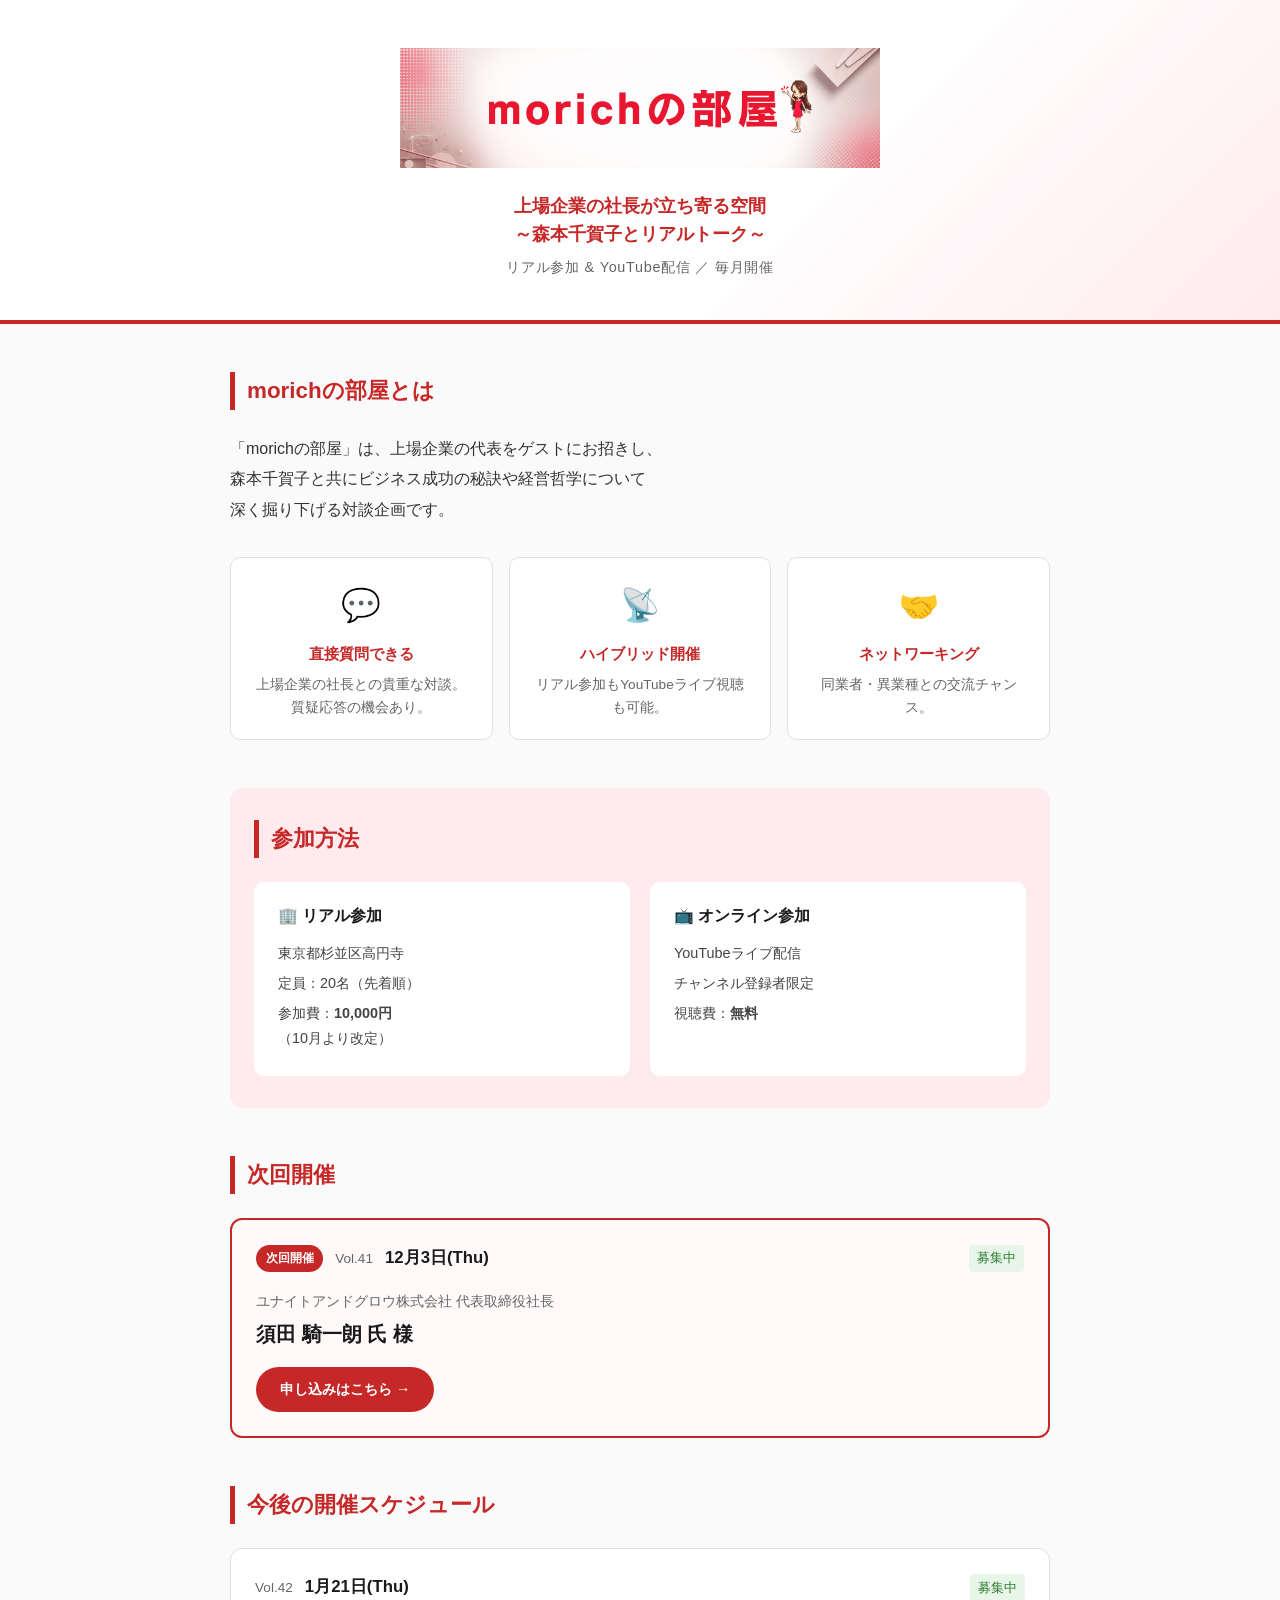
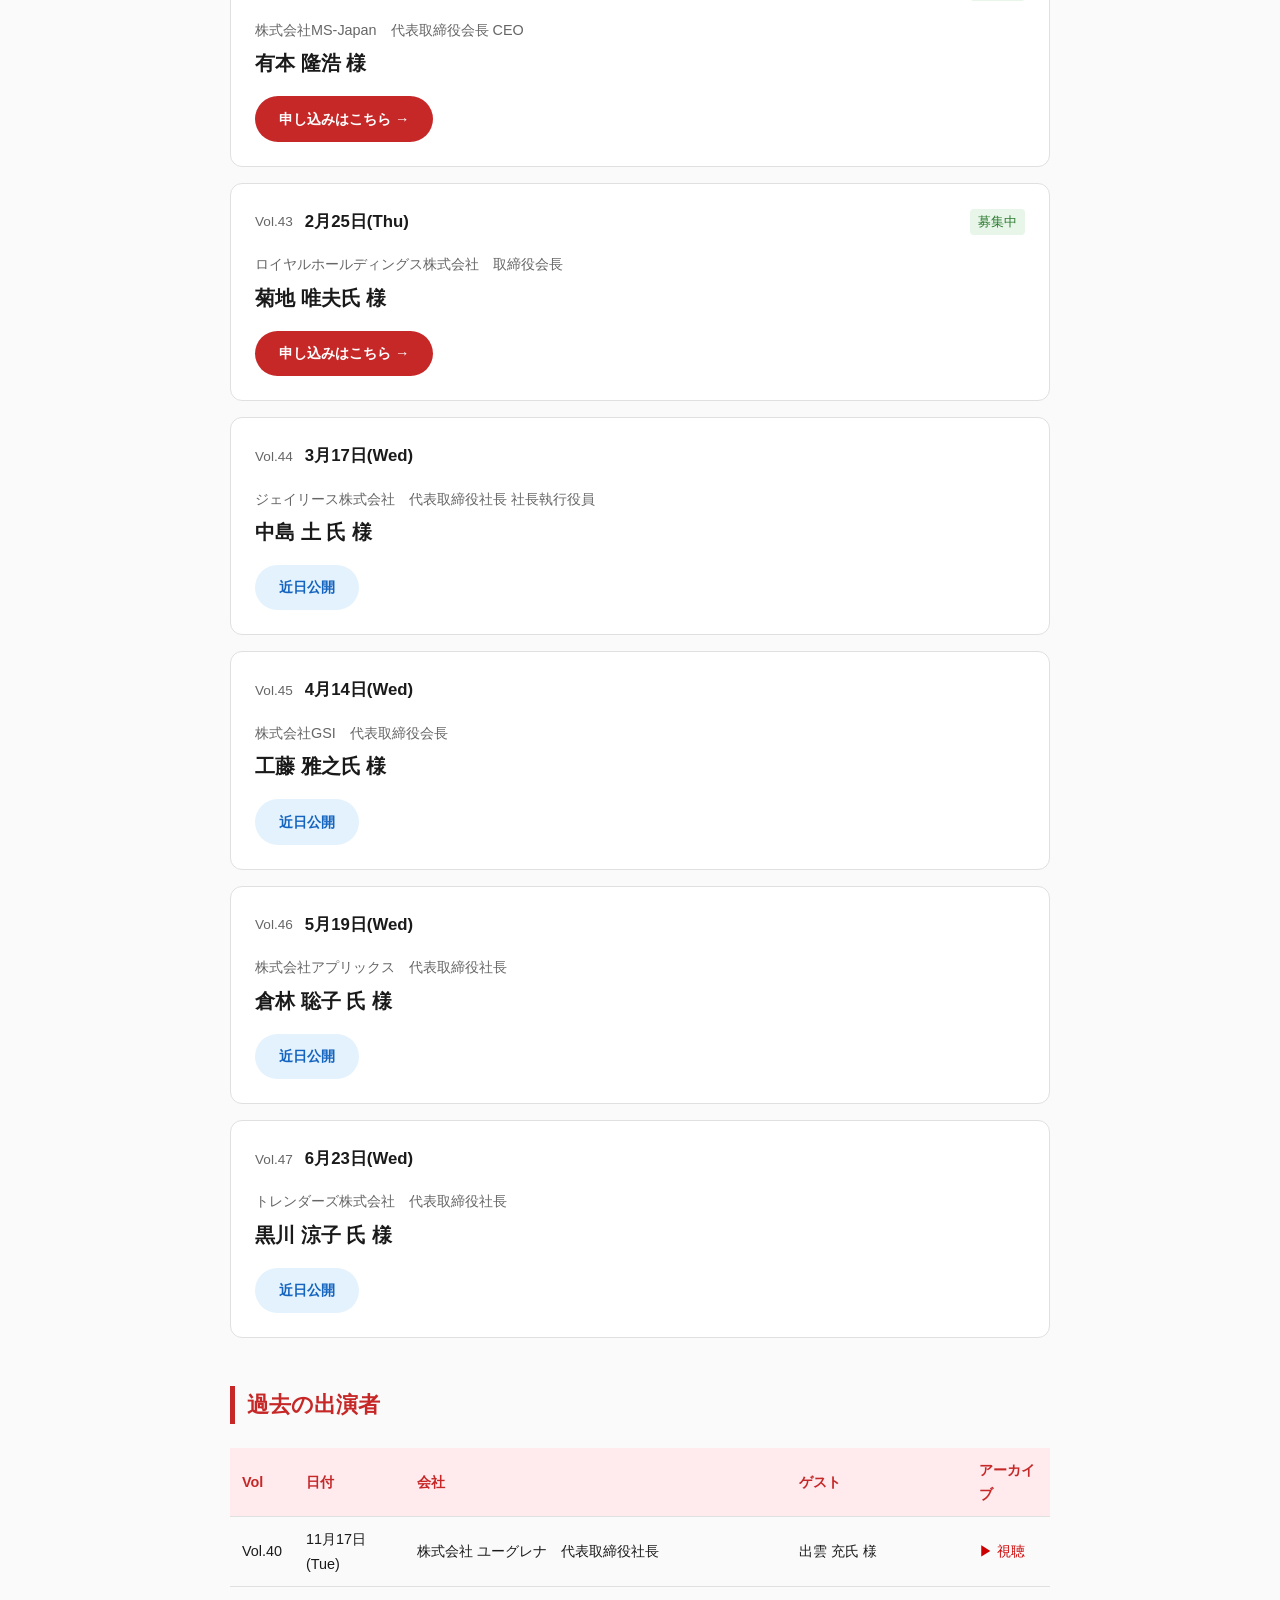
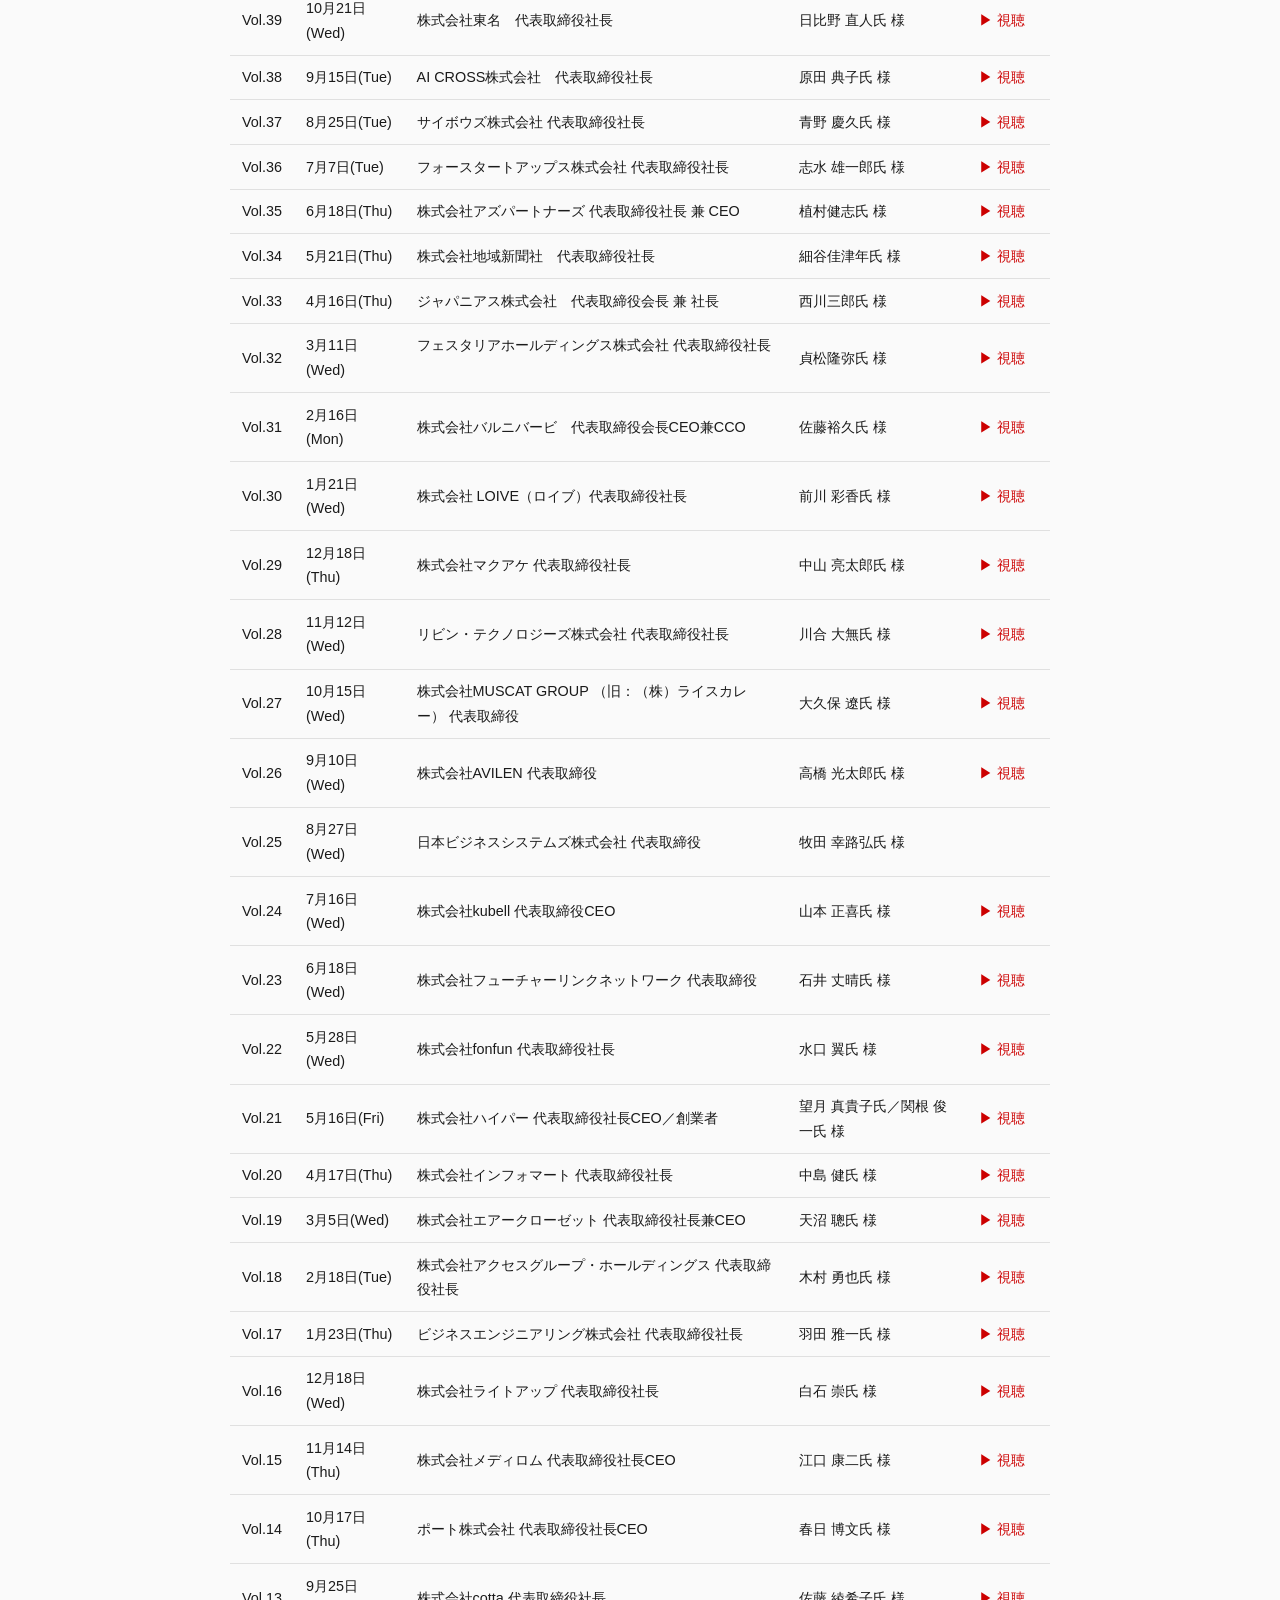
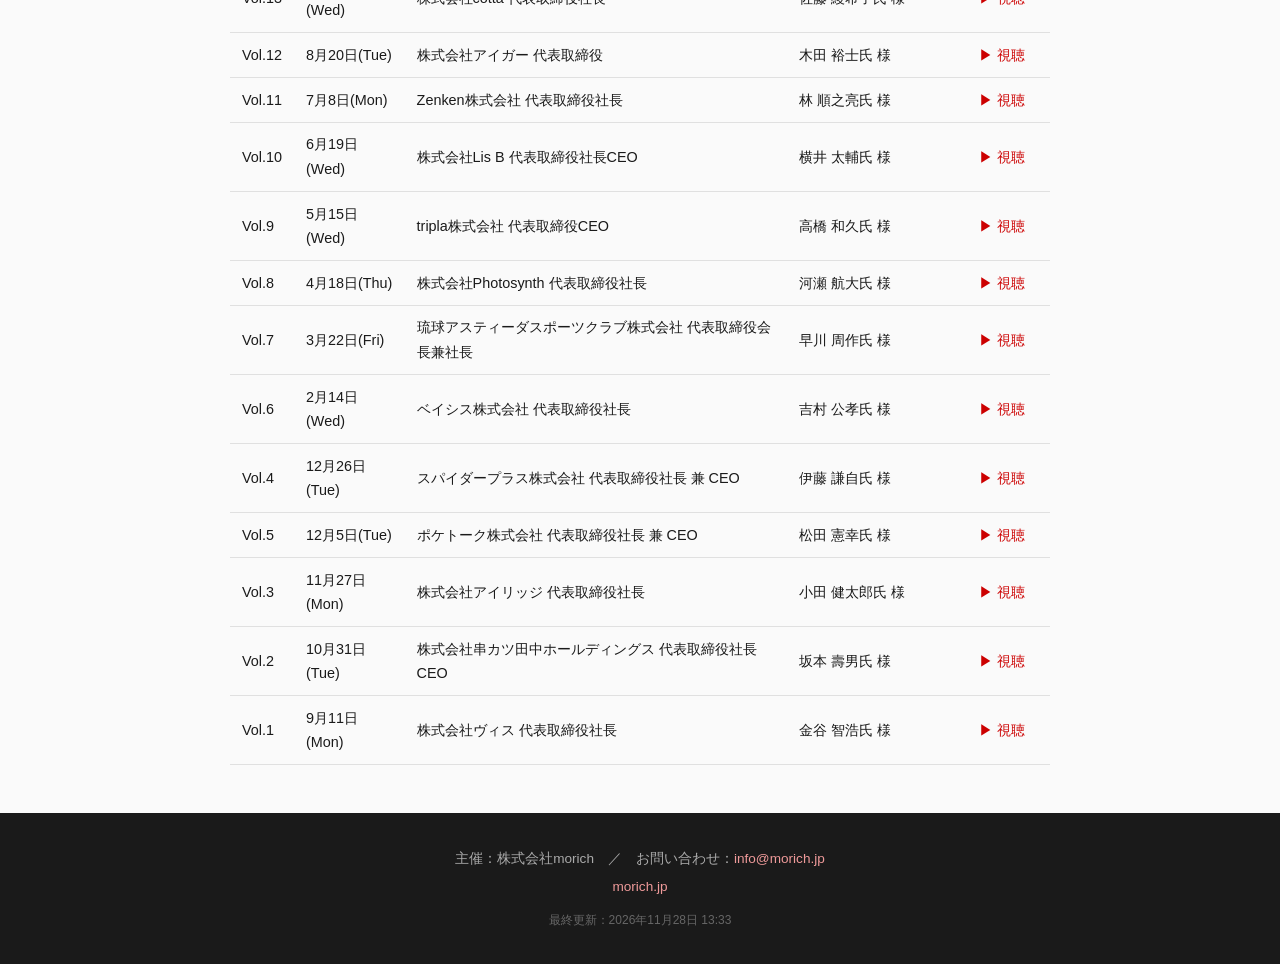
<file: index.html>
<!DOCTYPE html>
<html lang="ja">
<head>
  <meta charset="UTF-8">
  <meta name="viewport" content="width=device-width, initial-scale=1.0">
  <meta property="og:title" content="morichの部屋｜上場企業の社長が立ち寄る空間">
    <meta property="og:description" content="経営者の本音に迫る対談番組。毎月上場企業の社長をお招きし、森本千賀子とリアルトーク。リアル参加＆YouTubeライブ配信で開催中。">
    <meta property="og:image" content="https://morich-inc.github.io/morich-room/assets/logo.png">
    <meta property="og:url" content="https://morich-inc.github.io/morich-room/">
    <meta property="og:type" content="website">
    <meta property="og:site_name" content="morichの部屋">
    <meta name="twitter:card" content="summary_large_image">
    <meta name="twitter:title" content="morichの部屋｜上場企業の社長が立ち寄る空間">
    <meta name="twitter:description" content="経営者の本音に迫る対談番組。毎月上場企業の社長をお招きし、森本千賀子とリアルトーク。リアル参加＆YouTubeライブ配信で開催中。">
    <meta name="twitter:image" content="https://morich-inc.github.io/morich-room/assets/logo.png">
  <meta name="robots" content="noindex, nofollow">
  <title>morichの部屋｜上場企業の社長が立ち寄る空間</title>
  <link rel="icon" type="image/png" href="assets/favicon.png">
  <link rel="apple-touch-icon" href="assets/favicon.png">
  <link rel="stylesheet" href="assets/style.css">
</head>
<body>

  <!-- ヘッダー -->
  <header class="hero">
    <div class="hero__inner">
      <img src="assets/logo.png" alt="morichの部屋" class="hero__logo">
      <p class="hero__tagline">上場企業の社長が立ち寄る空間<br>～森本千賀子とリアルトーク～</p>
      <p class="hero__sub">リアル参加 &amp; YouTube配信 ／ 毎月開催</p>
    </div>
  </header>

  <main class="main">

    <!-- 企画について -->
    <section class="section section--about">
      <h2 class="section__title">morichの部屋とは</h2>
      <p class="about__text">
        「morichの部屋」は、上場企業の代表をゲストにお招きし、<br>
        森本千賀子と共にビジネス成功の秘訣や経営哲学について<br>
        深く掘り下げる対談企画です。
      </p>
      <div class="features">
        <div class="feature">
          <span class="feature__icon">💬</span>
          <h3>直接質問できる</h3>
          <p>上場企業の社長との貴重な対談。質疑応答の機会あり。</p>
        </div>
        <div class="feature">
          <span class="feature__icon">📡</span>
          <h3>ハイブリッド開催</h3>
          <p>リアル参加もYouTubeライブ視聴も可能。</p>
        </div>
        <div class="feature">
          <span class="feature__icon">🤝</span>
          <h3>ネットワーキング</h3>
          <p>同業者・異業種との交流チャンス。</p>
        </div>
      </div>
    </section>

    <!-- 参加方法 -->
    <section class="section section--how">
      <h2 class="section__title">参加方法</h2>
      <div class="how-grid">
      <div class="how-card">
          <h3>🏢 リアル参加</h3>
          <ul>
            <li>東京都杉並区高円寺</li>
            <li>定員：20名（先着順）</li>
            <li>参加費：<strong>10,000円</strong><br>（10月より改定）</li>
          </ul>
        </div>
        <div class="how-card">
          <h3>📺 オンライン参加</h3>
          <ul>
            <li>YouTubeライブ配信</li>
            <li>チャンネル登録者限定</li>
            <li>視聴費：<strong>無料</strong></li>
          </ul>
        </div>
      </div>
    </section>


    <!-- 次回開催 -->
    <section class="section" id="next">
      <h2 class="section__title">次回開催</h2>
      
    <div class="card card--highlight">
      <div class="card__header">
        <span class="badge">次回開催</span>
        <span class="card__vol">Vol.41</span>
        <span class="card__date">12月3日(Thu)</span>
        <span class="card__status card__status--募集中">募集中</span>
      </div>
      <div class="card__body">
        <p class="card__company">ユナイトアンドグロウ株式会社    代表取締役社長　</p>
        
        <p class="card__guest">須田 騎一朗 氏 様</p>
        
      </div>
      <div class="card__footer">
        <a href="https://peatix.com/event/5198361" class="btn btn--apply" target="_blank" rel="noopener">申し込みはこちら →</a>
        
      </div>
    </div>
    </section>

    
    <section class="section" id="upcoming">
      <h2 class="section__title">今後の開催スケジュール</h2>
      <div class="cards">
    <div class="card">
      <div class="card__header">
        
        <span class="card__vol">Vol.42</span>
        <span class="card__date">1月21日(Thu)</span>
        <span class="card__status card__status--募集中">募集中</span>
      </div>
      <div class="card__body">
        <p class="card__company">株式会社MS-Japan　代表取締役会長 CEO </p>
        
        <p class="card__guest">有本 隆浩 様</p>
        
      </div>
      <div class="card__footer">
        <a href="https://morich-room-20270121.peatix.com" class="btn btn--apply" target="_blank" rel="noopener">申し込みはこちら →</a>
        
      </div>
    </div>

    <div class="card">
      <div class="card__header">
        
        <span class="card__vol">Vol.43</span>
        <span class="card__date">2月25日(Thu)</span>
        <span class="card__status card__status--募集中">募集中</span>
      </div>
      <div class="card__body">
        <p class="card__company">ロイヤルホールディングス株式会社　取締役会長</p>
        
        <p class="card__guest">菊地 唯夫氏 様</p>
        
      </div>
      <div class="card__footer">
        <a href="https://morich-room-20270225.peatix.com" class="btn btn--apply" target="_blank" rel="noopener">申し込みはこちら →</a>
        
      </div>
    </div>

    <div class="card">
      <div class="card__header">
        
        <span class="card__vol">Vol.44</span>
        <span class="card__date">3月17日(Wed)</span>
        <span class="card__status card__status--"></span>
      </div>
      <div class="card__body">
        <p class="card__company">ジェイリース株式会社　代表取締役社長 社長執行役員</p>
        
        <p class="card__guest">中島 土 氏 様</p>
        
      </div>
      <div class="card__footer">
        <span class="btn btn--soon">近日公開</span>
        
      </div>
    </div>

    <div class="card">
      <div class="card__header">
        
        <span class="card__vol">Vol.45</span>
        <span class="card__date">4月14日(Wed)</span>
        <span class="card__status card__status--"></span>
      </div>
      <div class="card__body">
        <p class="card__company">株式会社GSI　代表取締役会長</p>
        
        <p class="card__guest">工藤 雅之氏 様</p>
        
      </div>
      <div class="card__footer">
        <span class="btn btn--soon">近日公開</span>
        
      </div>
    </div>

    <div class="card">
      <div class="card__header">
        
        <span class="card__vol">Vol.46</span>
        <span class="card__date">5月19日(Wed)</span>
        <span class="card__status card__status--"></span>
      </div>
      <div class="card__body">
        <p class="card__company"> 株式会社アプリックス　代表取締役社長</p>
        
        <p class="card__guest">倉林 聡子 氏 様</p>
        
      </div>
      <div class="card__footer">
        <span class="btn btn--soon">近日公開</span>
        
      </div>
    </div>

    <div class="card">
      <div class="card__header">
        
        <span class="card__vol">Vol.47</span>
        <span class="card__date">6月23日(Wed)</span>
        <span class="card__status card__status--"></span>
      </div>
      <div class="card__body">
        <p class="card__company">トレンダーズ株式会社　代表取締役社長</p>
        
        <p class="card__guest">黒川 涼子 氏 様</p>
        
      </div>
      <div class="card__footer">
        <span class="btn btn--soon">近日公開</span>
        
      </div>
    </div></div>
    </section>

    
    <section class="section" id="past">
      <h2 class="section__title">過去の出演者</h2>
      <table class="past-table">
        <thead><tr><th>Vol</th><th>日付</th><th>会社</th><th>ゲスト</th><th>アーカイブ</th></tr></thead>
        <tbody>
    <tr>
      <td>Vol.40</td>
      <td>11月17日(Tue)</td>
      <td>株式会社 ユーグレナ　代表取締役社長</td>
      <td>出雲 充氏 様</td>
      <td><a href="https://youtube.com/live/aglvZN4ejKg?feature=share" target="_blank" rel="noopener">▶ 視聴</a></td>
    </tr>

    <tr>
      <td>Vol.39</td>
      <td>10月21日(Wed)</td>
      <td>株式会社東名　代表取締役社長</td>
      <td>日比野 直人氏 様</td>
      <td><a href="https://youtube.com/live/HeztTBrOhlc?feature=share" target="_blank" rel="noopener">▶ 視聴</a></td>
    </tr>

    <tr>
      <td>Vol.38</td>
      <td>9月15日(Tue)</td>
      <td>AI CROSS株式会社　代表取締役社長</td>
      <td>原田 典子氏 様</td>
      <td><a href="https://l.facebook.com/l.php?u=https%3A%2F%2Fyoutube.com%2Flive%2FaGJVxuZTmOo%3Ffeature%3Dshare%26fbclid%3DIwcGRvZgFleHRuA2FlbQIxMABicmlkETE2SmtYaDhET1hIbjR3dEN2c3J0YwZhcHBfaWQQMjIyMDM5MTc4ODIwMDg5MgABHqV02i0u9gih7_CtczkG8Jw0u6g5cVKXkoGJ_yZNwxGbT522JLLirzseccp9_aem_8jiXLZ8DnIPjd0e0eHL1Gg&h=AUAo-9MwqrU0iVlBGkw_CNkAJLY5llUczmOa0LtjUq-sh2NRzTO5sItdwyiQO0r3b2ItaXf70dlPAgp1gzCRJuj1JTm17TUXVugVvQv-rB6SyQyUfQ_PAITDOVZu9LAgzlkzpTQ98Xu_CHW5_98xncLXqzqZpwN5G1b3iw&__tn__=-UK-R&c[0]=[base64]" target="_blank" rel="noopener">▶ 視聴</a></td>
    </tr>

    <tr>
      <td>Vol.37</td>
      <td>8月25日(Tue)</td>
      <td>サイボウズ株式会社   代表取締役社長</td>
      <td>青野 慶久氏 様</td>
      <td><a href="https://www.youtube.com/live/pWsqtjcnaTQ" target="_blank" rel="noopener">▶ 視聴</a></td>
    </tr>

    <tr>
      <td>Vol.36</td>
      <td>7月7日(Tue)</td>
      <td>フォースタートアップス株式会社   代表取締役社長</td>
      <td>志水 雄一郎氏 様</td>
      <td><a href="https://www.youtube.com/live/LEytIsIeO5I" target="_blank" rel="noopener">▶ 視聴</a></td>
    </tr>

    <tr>
      <td>Vol.35</td>
      <td>6月18日(Thu)</td>
      <td>株式会社アズパートナーズ   代表取締役社長 兼 CEO　</td>
      <td>植村健志氏 様</td>
      <td><a href="https://www.youtube.com/live/WEIHJwJkARI?si=Llppq72FYZPZMxBK" target="_blank" rel="noopener">▶ 視聴</a></td>
    </tr>

    <tr>
      <td>Vol.34</td>
      <td>5月21日(Thu)</td>
      <td>株式会社地域新聞社　代表取締役社長	</td>
      <td>細谷佳津年氏 様</td>
      <td><a href="https://www.youtube.com/live/uQyXcqvX3gQ?si=r5bXWjVCf3B7JDRU" target="_blank" rel="noopener">▶ 視聴</a></td>
    </tr>

    <tr>
      <td>Vol.33</td>
      <td>4月16日(Thu)</td>
      <td>ジャパニアス株式会社　代表取締役会長 兼 社長</td>
      <td>西川三郎氏 様</td>
      <td><a href="https://www.youtube.com/live/QfBtUZpx74k?si=bf--pkXozAuPlFrQ" target="_blank" rel="noopener">▶ 視聴</a></td>
    </tr>

    <tr>
      <td>Vol.32</td>
      <td>3月11日(Wed)</td>
      <td>フェスタリアホールディングス株式会社
代表取締役社長 　</td>
      <td>貞松隆弥氏 様</td>
      <td><a href="https://www.youtube.com/watch?si=p-N-5zD4kmOuP21K&v=ABJtXL5juGg&feature=youtu.be" target="_blank" rel="noopener">▶ 視聴</a></td>
    </tr>

    <tr>
      <td>Vol.31</td>
      <td>2月16日(Mon)</td>
      <td>株式会社バルニバービ　代表取締役会長CEO兼CCO </td>
      <td>佐藤裕久氏 様</td>
      <td><a href="youtube.com/live/Emutd5AP_lc?si=-MBbjxRvV6F6Xmai" target="_blank" rel="noopener">▶ 視聴</a></td>
    </tr>

    <tr>
      <td>Vol.30</td>
      <td>1月21日(Wed)</td>
      <td>株式会社 LOIVE（ロイブ）代表取締役社長</td>
      <td>前川 彩香氏 様</td>
      <td><a href="youtube.com/live/o92ZuNYvfAw?si=eu87IFwoWB5mh3Uz" target="_blank" rel="noopener">▶ 視聴</a></td>
    </tr>

    <tr>
      <td>Vol.29</td>
      <td>12月18日(Thu)</td>
      <td>株式会社マクアケ 代表取締役社長</td>
      <td>中山 亮太郎氏 様</td>
      <td><a href="https://www.youtube.com/watch?v=SgMQEnwk7Cw" target="_blank" rel="noopener">▶ 視聴</a></td>
    </tr>

    <tr>
      <td>Vol.28</td>
      <td>11月12日(Wed)</td>
      <td>リビン・テクノロジーズ株式会社 代表取締役社長</td>
      <td>川合 大無氏 様</td>
      <td><a href="youtube.com/live/_yJf1kVoRX0?si=pzqBkK-X7dd0fCoJ" target="_blank" rel="noopener">▶ 視聴</a></td>
    </tr>

    <tr>
      <td>Vol.27</td>
      <td>10月15日(Wed)</td>
      <td>株式会社MUSCAT GROUP （旧：（株）ライスカレー） 代表取締役</td>
      <td>大久保 遼氏 様</td>
      <td><a href="youtube.com/live/7PIedmGig1E?si=s7RRpZXWYvzeu-un" target="_blank" rel="noopener">▶ 視聴</a></td>
    </tr>

    <tr>
      <td>Vol.26</td>
      <td>9月10日(Wed)</td>
      <td>株式会社AVILEN 代表取締役</td>
      <td>高橋 光太郎氏 様</td>
      <td><a href="https://www.youtube.com/watch?v=twhbVfh2gmI" target="_blank" rel="noopener">▶ 視聴</a></td>
    </tr>

    <tr>
      <td>Vol.25</td>
      <td>8月27日(Wed)</td>
      <td>日本ビジネスシステムズ株式会社 代表取締役</td>
      <td>牧田 幸路弘氏 様</td>
      <td></td>
    </tr>

    <tr>
      <td>Vol.24</td>
      <td>7月16日(Wed)</td>
      <td>株式会社kubell 代表取締役CEO</td>
      <td>山本 正喜氏 様</td>
      <td><a href="https://www.youtube.com/watch?v=68bwmpZUBPI" target="_blank" rel="noopener">▶ 視聴</a></td>
    </tr>

    <tr>
      <td>Vol.23</td>
      <td>6月18日(Wed)</td>
      <td>株式会社フューチャーリンクネットワーク 代表取締役</td>
      <td>石井 丈晴氏 様</td>
      <td><a href="https://www.youtube.com/watch?v=cf845XHfYdc" target="_blank" rel="noopener">▶ 視聴</a></td>
    </tr>

    <tr>
      <td>Vol.22</td>
      <td>5月28日(Wed)</td>
      <td>株式会社fonfun 代表取締役社長</td>
      <td>水口 翼氏 様</td>
      <td><a href="https://www.youtube.com/watch?v=cLsvFFVWxfk" target="_blank" rel="noopener">▶ 視聴</a></td>
    </tr>

    <tr>
      <td>Vol.21</td>
      <td>5月16日(Fri)</td>
      <td>株式会社ハイパー 代表取締役社長CEO／創業者</td>
      <td>望月 真貴子氏／関根 俊一氏 様</td>
      <td><a href="https://www.youtube.com/watch?v=Uuc2iIw69vY" target="_blank" rel="noopener">▶ 視聴</a></td>
    </tr>

    <tr>
      <td>Vol.20</td>
      <td>4月17日(Thu)</td>
      <td>株式会社インフォマート 代表取締役社長</td>
      <td>中島 健氏 様</td>
      <td><a href="https://www.youtube.com/watch?v=Bjpuk1MJjz8" target="_blank" rel="noopener">▶ 視聴</a></td>
    </tr>

    <tr>
      <td>Vol.19</td>
      <td>3月5日(Wed)</td>
      <td>株式会社エアークローゼット 代表取締役社長兼CEO</td>
      <td>天沼 聰氏 様</td>
      <td><a href="https://www.youtube.com/watch?v=9JmkGPCmGDs" target="_blank" rel="noopener">▶ 視聴</a></td>
    </tr>

    <tr>
      <td>Vol.18</td>
      <td>2月18日(Tue)</td>
      <td>株式会社アクセスグループ・ホールディングス 代表取締役社長</td>
      <td>木村 勇也氏 様</td>
      <td><a href="https://www.youtube.com/watch?v=2-YlmCUFsrQ" target="_blank" rel="noopener">▶ 視聴</a></td>
    </tr>

    <tr>
      <td>Vol.17</td>
      <td>1月23日(Thu)</td>
      <td>ビジネスエンジニアリング株式会社 代表取締役社長</td>
      <td>羽田 雅一氏 様</td>
      <td><a href="https://www.youtube.com/watch?v=N9P3CtRMa5s" target="_blank" rel="noopener">▶ 視聴</a></td>
    </tr>

    <tr>
      <td>Vol.16</td>
      <td>12月18日(Wed)</td>
      <td>株式会社ライトアップ 代表取締役社長</td>
      <td>白石 崇氏 様</td>
      <td><a href="https://www.youtube.com/watch?v=19EUdNop5es" target="_blank" rel="noopener">▶ 視聴</a></td>
    </tr>

    <tr>
      <td>Vol.15</td>
      <td>11月14日(Thu)</td>
      <td>株式会社メディロム 代表取締役社長CEO</td>
      <td>江口 康二氏 様</td>
      <td><a href="https://www.youtube.com/watch?v=PezWnP3bjzY" target="_blank" rel="noopener">▶ 視聴</a></td>
    </tr>

    <tr>
      <td>Vol.14</td>
      <td>10月17日(Thu)</td>
      <td>ポート株式会社 代表取締役社長CEO</td>
      <td>春日 博文氏 様</td>
      <td><a href="https://www.youtube.com/watch?v=hTL0vpuy2fY" target="_blank" rel="noopener">▶ 視聴</a></td>
    </tr>

    <tr>
      <td>Vol.13</td>
      <td>9月25日(Wed)</td>
      <td>株式会社cotta 代表取締役社長</td>
      <td>佐藤 綾希子氏 様</td>
      <td><a href="https://www.youtube.com/watch?v=MSz9HO9dTTk" target="_blank" rel="noopener">▶ 視聴</a></td>
    </tr>

    <tr>
      <td>Vol.12</td>
      <td>8月20日(Tue)</td>
      <td>株式会社アイガー 代表取締役</td>
      <td>木田 裕士氏 様</td>
      <td><a href="https://www.youtube.com/watch?v=m-BT9PcWXkg" target="_blank" rel="noopener">▶ 視聴</a></td>
    </tr>

    <tr>
      <td>Vol.11</td>
      <td>7月8日(Mon)</td>
      <td>Zenken株式会社 代表取締役社長</td>
      <td>林 順之亮氏 様</td>
      <td><a href="https://www.youtube.com/watch?v=iwB2GCXvuyA" target="_blank" rel="noopener">▶ 視聴</a></td>
    </tr>

    <tr>
      <td>Vol.10</td>
      <td>6月19日(Wed)</td>
      <td>株式会社Lis B 代表取締役社長CEO</td>
      <td>横井 太輔氏 様</td>
      <td><a href="https://www.youtube.com/watch?v=hUPa4nHjDbs" target="_blank" rel="noopener">▶ 視聴</a></td>
    </tr>

    <tr>
      <td>Vol.9</td>
      <td>5月15日(Wed)</td>
      <td>tripla株式会社 代表取締役CEO</td>
      <td>高橋 和久氏 様</td>
      <td><a href="https://www.youtube.com/watch?v=JXVsXgIeZFw" target="_blank" rel="noopener">▶ 視聴</a></td>
    </tr>

    <tr>
      <td>Vol.8</td>
      <td>4月18日(Thu)</td>
      <td>株式会社Photosynth 代表取締役社長</td>
      <td>河瀬 航大氏 様</td>
      <td><a href="https://www.youtube.com/watch?v=EyJsC3aK0EQ" target="_blank" rel="noopener">▶ 視聴</a></td>
    </tr>

    <tr>
      <td>Vol.7</td>
      <td>3月22日(Fri)</td>
      <td>琉球アスティーダスポーツクラブ株式会社 代表取締役会長兼社長</td>
      <td>早川 周作氏 様</td>
      <td><a href="https://www.youtube.com/watch?v=emsFB1FK-zA" target="_blank" rel="noopener">▶ 視聴</a></td>
    </tr>

    <tr>
      <td>Vol.6</td>
      <td>2月14日(Wed)</td>
      <td>ベイシス株式会社 代表取締役社長</td>
      <td>吉村 公孝氏 様</td>
      <td><a href="https://www.youtube.com/live/DIlJh7Pstgk?si=uGVeoyRrpPbeyjKh" target="_blank" rel="noopener">▶ 視聴</a></td>
    </tr>

    <tr>
      <td>Vol.4</td>
      <td>12月26日(Tue)</td>
      <td>スパイダープラス株式会社 代表取締役社長 兼 CEO</td>
      <td>伊藤 謙自氏 様</td>
      <td><a href="https://www.youtube.com/live/yvKf8sUuhpU?si=qgHsUwUfykatX_B5" target="_blank" rel="noopener">▶ 視聴</a></td>
    </tr>

    <tr>
      <td>Vol.5</td>
      <td>12月5日(Tue)</td>
      <td>ポケトーク株式会社 代表取締役社長 兼 CEO</td>
      <td>松田 憲幸氏 様</td>
      <td><a href="https://www.youtube.com/live/YGT1aq0vyEU?si=dkNkALNMmuX1CLNB" target="_blank" rel="noopener">▶ 視聴</a></td>
    </tr>

    <tr>
      <td>Vol.3</td>
      <td>11月27日(Mon)</td>
      <td>株式会社アイリッジ 代表取締役社長</td>
      <td>小田 健太郎氏 様</td>
      <td><a href="https://www.youtube.com/live/krG7v5JKxZI?si=sITCcD_KvkATv0oP" target="_blank" rel="noopener">▶ 視聴</a></td>
    </tr>

    <tr>
      <td>Vol.2</td>
      <td>10月31日(Tue)</td>
      <td>株式会社串カツ田中ホールディングス 代表取締役社長 CEO</td>
      <td>坂本 壽男氏 様</td>
      <td><a href="https://www.youtube.com/live/yWROpJbTG8M?si=-354XS2rPgzcVh9C" target="_blank" rel="noopener">▶ 視聴</a></td>
    </tr>

    <tr>
      <td>Vol.1</td>
      <td>9月11日(Mon)</td>
      <td>株式会社ヴィス 代表取締役社長</td>
      <td>金谷 智浩氏 様</td>
      <td><a href="https://www.youtube.com/live/6zSYA6XxaJ0?si=gOiaJyqkD_uGdqg7" target="_blank" rel="noopener">▶ 視聴</a></td>
    </tr></tbody>
      </table>
    </section>

  </main>

  <!-- フッター -->
  <footer class="footer">
    <p>主催：株式会社morich　／　お問い合わせ：<a href="mailto:info@morich.jp">info@morich.jp</a></p>
    <p><a href="https://morich.jp/" target="_blank" rel="noopener">morich.jp</a></p>
    <p class="footer__updated">最終更新：2026年11月28日 13:33</p>
  </footer>

</body>
</html>
</file>
<file: assets/style.css>
/* morichの部屋 - スタイルシート */

:root {
  --red:       #C62828;
  --red-light: #FFEBEE;
  --red-mid:   #EF9A9A;
  --dark:      #1A1A1A;
  --gray:      #666;
  --border:    #E0E0E0;
  --white:     #FFFFFF;
  --bg:        #FAFAFA;
}

*, *::before, *::after { box-sizing: border-box; margin: 0; padding: 0; }

body {
  font-family: "Hiragino Kaku Gothic ProN", "Noto Sans JP", sans-serif;
  color: var(--dark);
  background: var(--bg);
  line-height: 1.7;
}

/* ===== ヘッダー ===== */
.hero {
  background: linear-gradient(135deg, #fff 60%, var(--red-light) 100%);
  border-bottom: 4px solid var(--red);
  padding: 3rem 1rem 2.5rem;
  text-align: center;
}
.hero__logo {
  max-width: 480px;
  width: 90%;
  margin-bottom: 1rem;
}
.hero__tagline {
  font-size: 1.15rem;
  font-weight: 700;
  color: var(--red);
  line-height: 1.5;
  margin-bottom: 0.5rem;
}
.hero__sub {
  font-size: 0.9rem;
  color: var(--gray);
  letter-spacing: 0.05em;
}

/* ===== メインレイアウト ===== */
.main {
  max-width: 860px;
  margin: 0 auto;
  padding: 0 1.25rem 3rem;
}

/* ===== セクション共通 ===== */
.section {
  margin-top: 3rem;
}
.section__title {
  font-size: 1.4rem;
  font-weight: 900;
  color: var(--red);
  border-left: 5px solid var(--red);
  padding-left: 0.75rem;
  margin-bottom: 1.5rem;
}

/* ===== About ===== */
.about__text {
  font-size: 1rem;
  line-height: 1.9;
  color: #333;
  margin-bottom: 2rem;
}
.features {
  display: grid;
  grid-template-columns: repeat(auto-fit, minmax(200px, 1fr));
  gap: 1rem;
}
.feature {
  background: var(--white);
  border: 1px solid var(--border);
  border-radius: 10px;
  padding: 1.25rem;
  text-align: center;
}
.feature__icon { font-size: 2rem; display: block; margin-bottom: 0.5rem; }
.feature h3 { font-size: 0.95rem; color: var(--red); margin-bottom: 0.4rem; }
.feature p  { font-size: 0.85rem; color: var(--gray); }

/* ===== イベントカード ===== */
.cards { display: flex; flex-direction: column; gap: 1rem; }

.card {
  background: var(--white);
  border: 1px solid var(--border);
  border-radius: 12px;
  padding: 1.5rem;
  transition: box-shadow 0.2s;
}
.card:hover { box-shadow: 0 4px 16px rgba(0,0,0,0.08); }

.card--highlight {
  border: 2px solid var(--red);
  background: #fff9f9;
}

.card__header {
  display: flex;
  align-items: center;
  gap: 0.75rem;
  flex-wrap: wrap;
  margin-bottom: 1rem;
}
.badge {
  background: var(--red);
  color: white;
  font-size: 0.75rem;
  font-weight: 700;
  padding: 0.2rem 0.6rem;
  border-radius: 20px;
}
.card__vol  { font-size: 0.85rem; color: var(--gray); }
.card__date { font-size: 1.05rem; font-weight: 700; }

.card__status { font-size: 0.8rem; padding: 0.15rem 0.5rem; border-radius: 4px; margin-left: auto; }
.card__status--募集中  { background: #E8F5E9; color: #2E7D32; }
.card__status--満員    { background: #FFF3E0; color: #E65100; }
.card__status--終了    { background: #F5F5F5; color: #9E9E9E; }

.card__body { margin-bottom: 1rem; }
.card__company { font-size: 0.9rem; color: var(--gray); }
.card__role    { font-size: 0.85rem; color: var(--gray); }
.card__guest   { font-size: 1.25rem; font-weight: 900; margin-top: 0.25rem; }
.card__desc    { font-size: 0.9rem; color: #555; margin-top: 0.5rem; line-height: 1.7; }

.card__footer { display: flex; align-items: center; gap: 1rem; flex-wrap: wrap; }

/* ===== ボタン ===== */
.btn {
  display: inline-block;
  padding: 0.65rem 1.5rem;
  border-radius: 30px;
  font-size: 0.9rem;
  font-weight: 700;
  text-decoration: none;
  cursor: pointer;
}
.btn--apply {
  background: var(--red);
  color: white;
  transition: background 0.2s;
}
.btn--apply:hover { background: #8B1A1A; }
.btn--full { background: #EEE; color: #999; }
.btn--soon { background: #E3F2FD; color: #1565C0; }

.card__yt {
  font-size: 0.85rem;
  color: #c00;
  text-decoration: none;
}
.card__yt:hover { text-decoration: underline; }

/* ===== 参加方法 ===== */
.section--how { background: var(--red-light); border-radius: 14px; padding: 2rem 1.5rem; }
.section--how .section__title { color: var(--red); }
.how-grid {
  display: grid;
  grid-template-columns: repeat(auto-fit, minmax(200px, 1fr));
  gap: 1.25rem;
}
.how-card {
  background: white;
  border-radius: 10px;
  padding: 1.25rem 1.5rem;
}
.how-card h3 { font-size: 1rem; margin-bottom: 0.75rem; }
.how-card ul { list-style: none; }
.how-card li { font-size: 0.9rem; color: #444; margin-bottom: 0.35rem; }

/* ===== 過去の出演者 ===== */
.past-table {
  width: 100%;
  border-collapse: collapse;
  font-size: 0.9rem;
}
.past-table th, .past-table td {
  padding: 0.6rem 0.75rem;
  border-bottom: 1px solid var(--border);
  text-align: left;
}
.past-table th { background: var(--red-light); color: var(--red); font-weight: 700; }
.past-table tr:hover { background: #fafafa; }
.past-table a { color: #c00; text-decoration: none; }
.past-table a:hover { text-decoration: underline; }

/* ===== フッター ===== */
.footer {
  background: #1a1a1a;
  color: #aaa;
  text-align: center;
  padding: 2rem 1rem;
  font-size: 0.85rem;
  line-height: 2;
}
.footer a { color: #ef9a9a; text-decoration: none; }
.footer a:hover { text-decoration: underline; }
.footer__updated { font-size: 0.75rem; color: #666; margin-top: 0.5rem; }

/* ===== レスポンシブ ===== */
@media (max-width: 600px) {
  .hero__tagline { font-size: 1rem; }
  .section__title { font-size: 1.2rem; }
  .card__guest { font-size: 1.1rem; }
  .past-table { font-size: 0.8rem; }
  .past-table th, .past-table td { padding: 0.5rem; }
}
</file>
